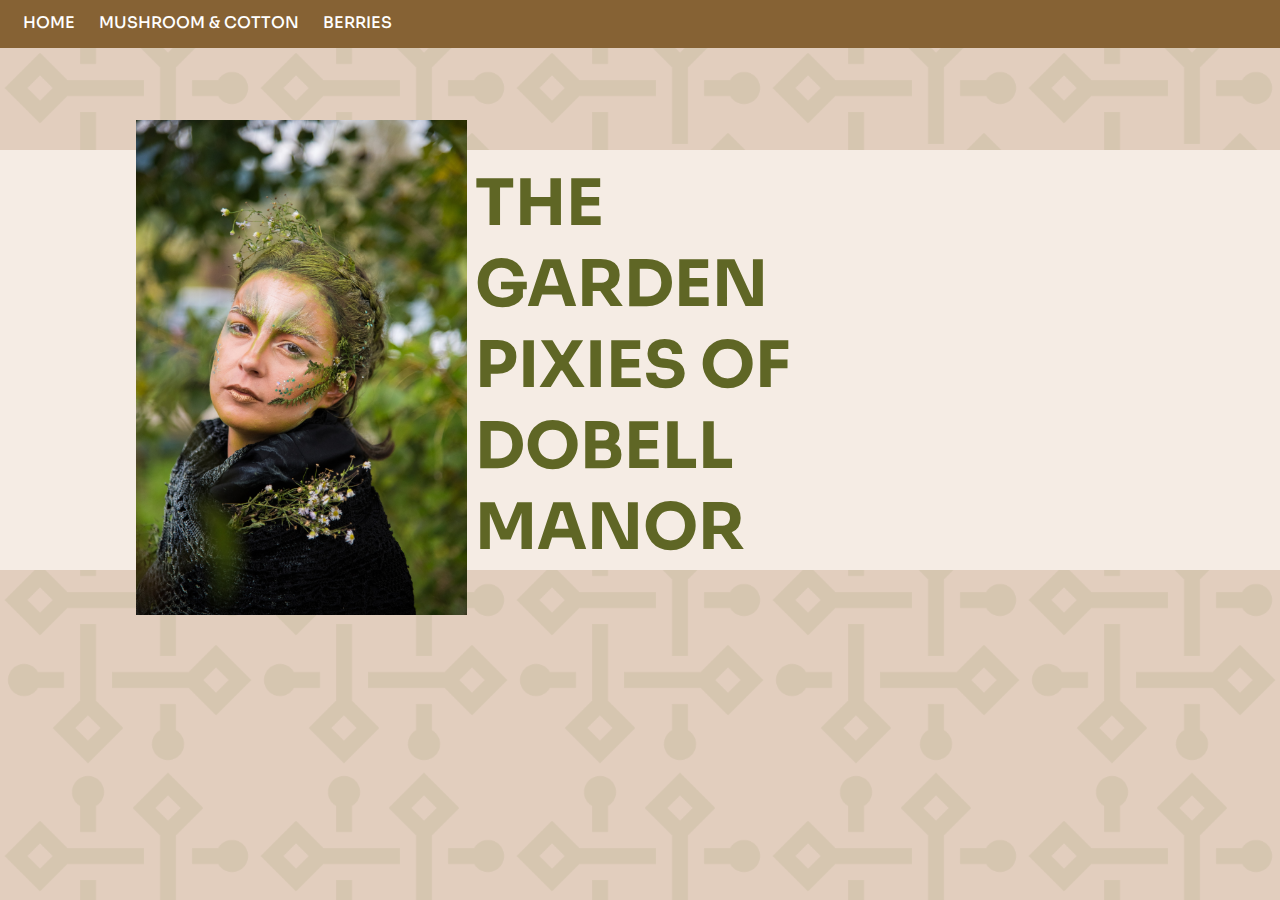
<file: index.html>
<!-- COLLECTION -->

<!DOCTYPE html>
<head>
  <title>COLLECTION</title>
  <meta name="viewport" content="width=device-width, initial-scale=1">
  <link rel="stylesheet" href="styles.css">
  <link rel="preconnect" href="https://fonts.gstatic.com" crossorigin>
  <link href="https://fonts.googleapis.com/css2?family=Sora:wght@400;800&display=swap" rel="stylesheet">

</head>


<body>

  <header>
    <nav class="nav-home">
      <a href="index.html">HOME</a>
      <a href="object-a.html">MUSHROOM & COTTON</a>
      <a href="object-b.html">BERRIES </a>
    </nav>
  </header>


  <main>

    <div id="rectangle"></div>
    
    <div>
      <img src="images/pixie.png" alt="an image of a Garden Pixie" class="pixie">
    </div>

    <div class="span1">
      <h1>The Garden Pixies of Dobell Manor</h1>
    </div>


  </main>

</body>
</file>
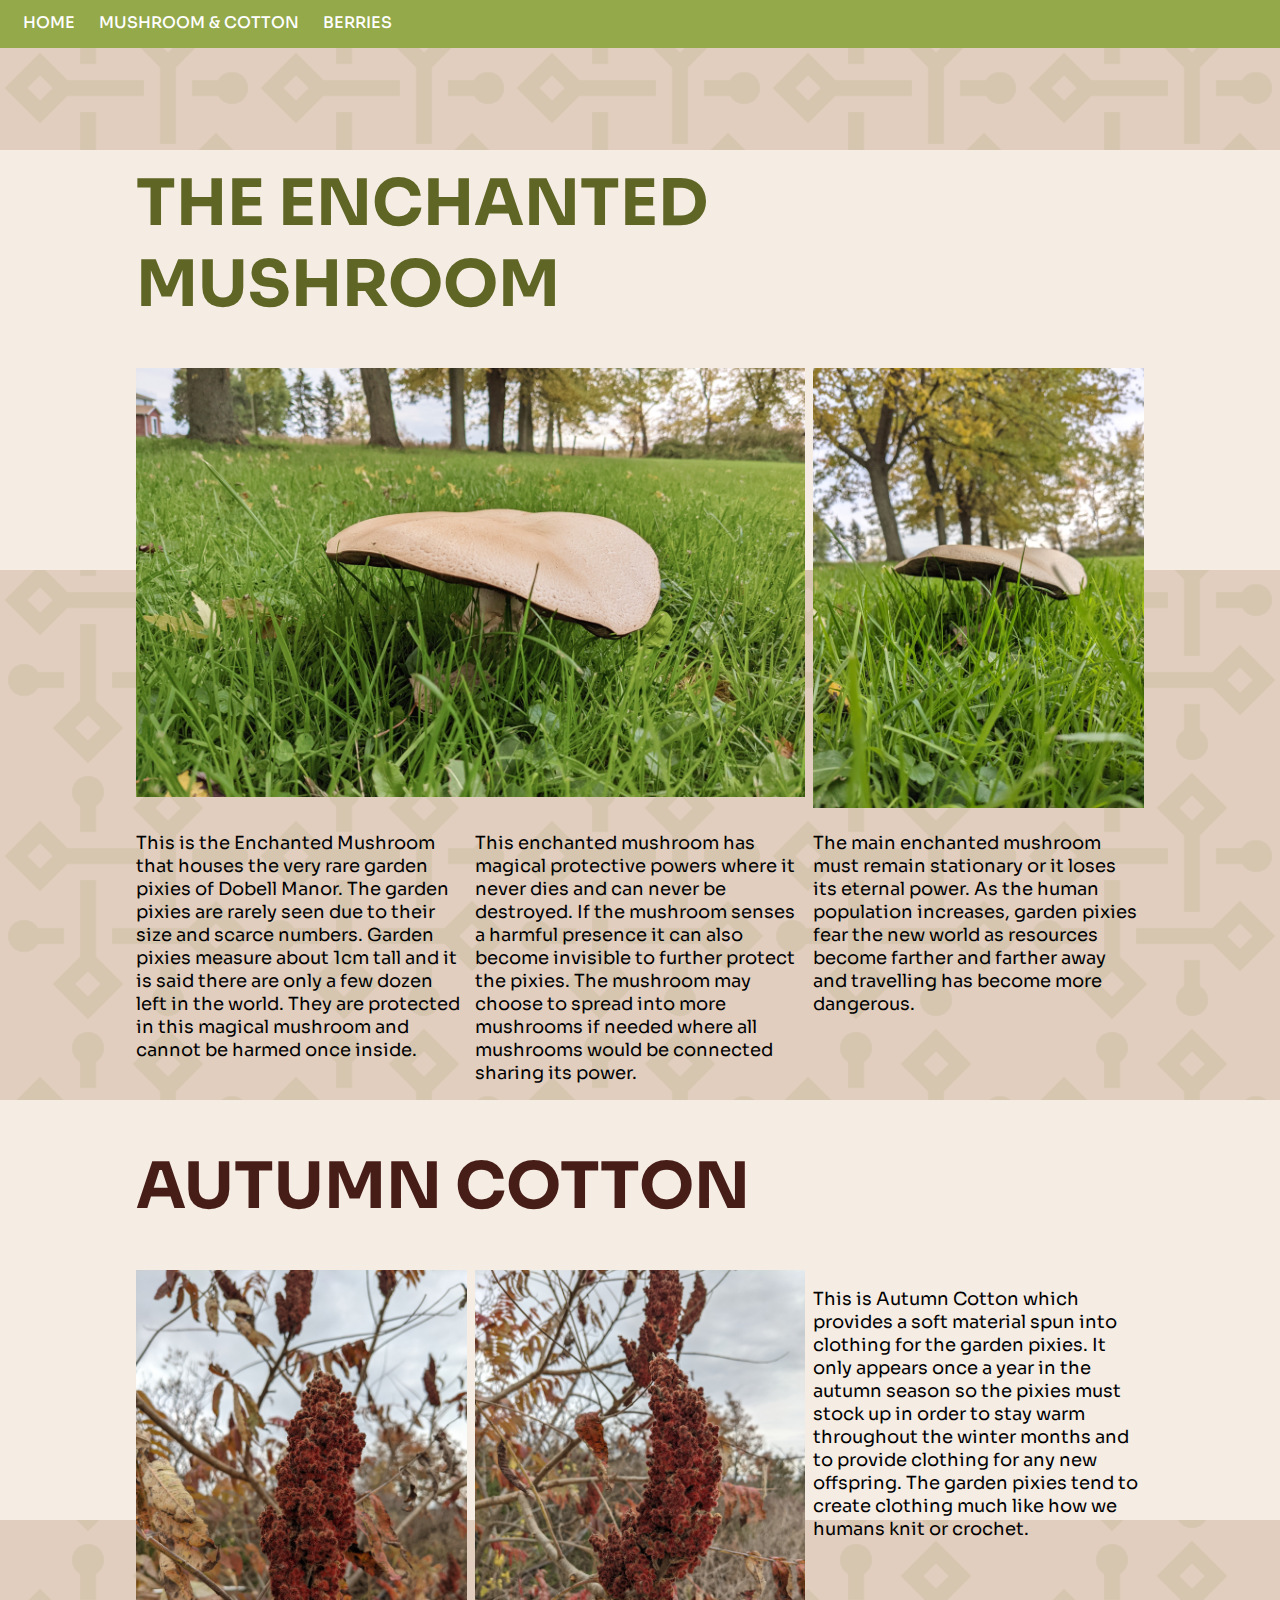
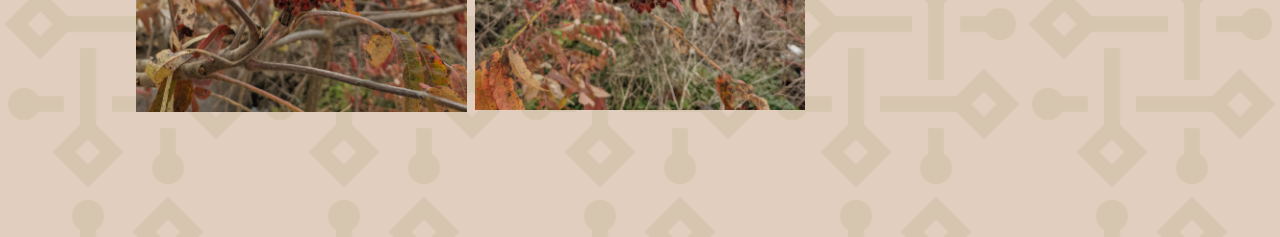
<file: object-a.html>
<!---object-a-->

<!DOCTYPE html>
<head>
  <title>COLLECTION</title>
  <meta name="viewport" content="width=device-width, initial-scale=1">
  <link rel="stylesheet" href="styles.css">
  <link rel="preconnect" href="https://fonts.googleapis.com">
  <link rel="preconnect" href="https://fonts.gstatic.com" crossorigin>
  <link href="https://fonts.googleapis.com/css2?family=Sora:wght@400;800&display=swap" rel="stylesheet">

</head>


<body class="mushroom">

  <header>
    <nav class="nav-mush">
      <a href="index.html">HOME</a>
      <a href="object-a.html">MUSHROOM & COTTON</a>
      <a href="object-b.html">BERRIES </a>
    </nav>
  </header>


  <main>

    <div id="rectangle"></div>

    <div class="span3">
      <h1>The Enchanted<br>Mushroom</h1>
    </div>

    <div class="span2">
      <img src="images/mushroom1.png" alt="an image of the enchanted mushroom" class=mush-1>
    </div>

    <div>
      <img src="images/mushroom2.png" alt="an image of the enchanted mushroom" class=mush-2>
    </div>

    <p>
        This is the Enchanted Mushroom that houses the very rare garden pixies of Dobell Manor. The garden pixies are rarely seen due to their size and scarce numbers. Garden pixies measure about 1cm tall and it is said there are only a few dozen left in the world. They are protected in this magical mushroom and cannot be harmed once inside. 
    </p>
        
    <p>
        This enchanted mushroom has magical protective powers where it never dies and can never be destroyed. If the mushroom senses a harmful presence it can also become invisible to further protect the pixies. The mushroom may choose to spread into more mushrooms if needed where all mushrooms would be connected sharing its power.
    </p>

    <p>
        The main enchanted mushroom must remain stationary or it loses its eternal power. As the human population increases, garden pixies fear the new world as resources become farther and farther away and travelling has become more dangerous.
    </p>

    <div id="rectangle-autumn"></div>

    <div class="span3">
      <h1 class="autumn">Autumn Cotton</h1>
    </div>

    <div>
      <img src="images/cotton1.png" alt="an image of Autumn Cotton">
    </div>

    <div>
      <img src="images/cotton2.png" alt="an image of Autumn Cotton">
    </div>

    <p>
        This is Autumn Cotton which provides a soft material spun into clothing for the garden pixies. It only appears once a year in the autumn season so the pixies must stock up in order to stay warm throughout the winter months and to provide clothing for any new offspring. The garden pixies tend to create clothing much like how we humans knit or crochet.
    </p>
    
  </main>

</body>
</file>
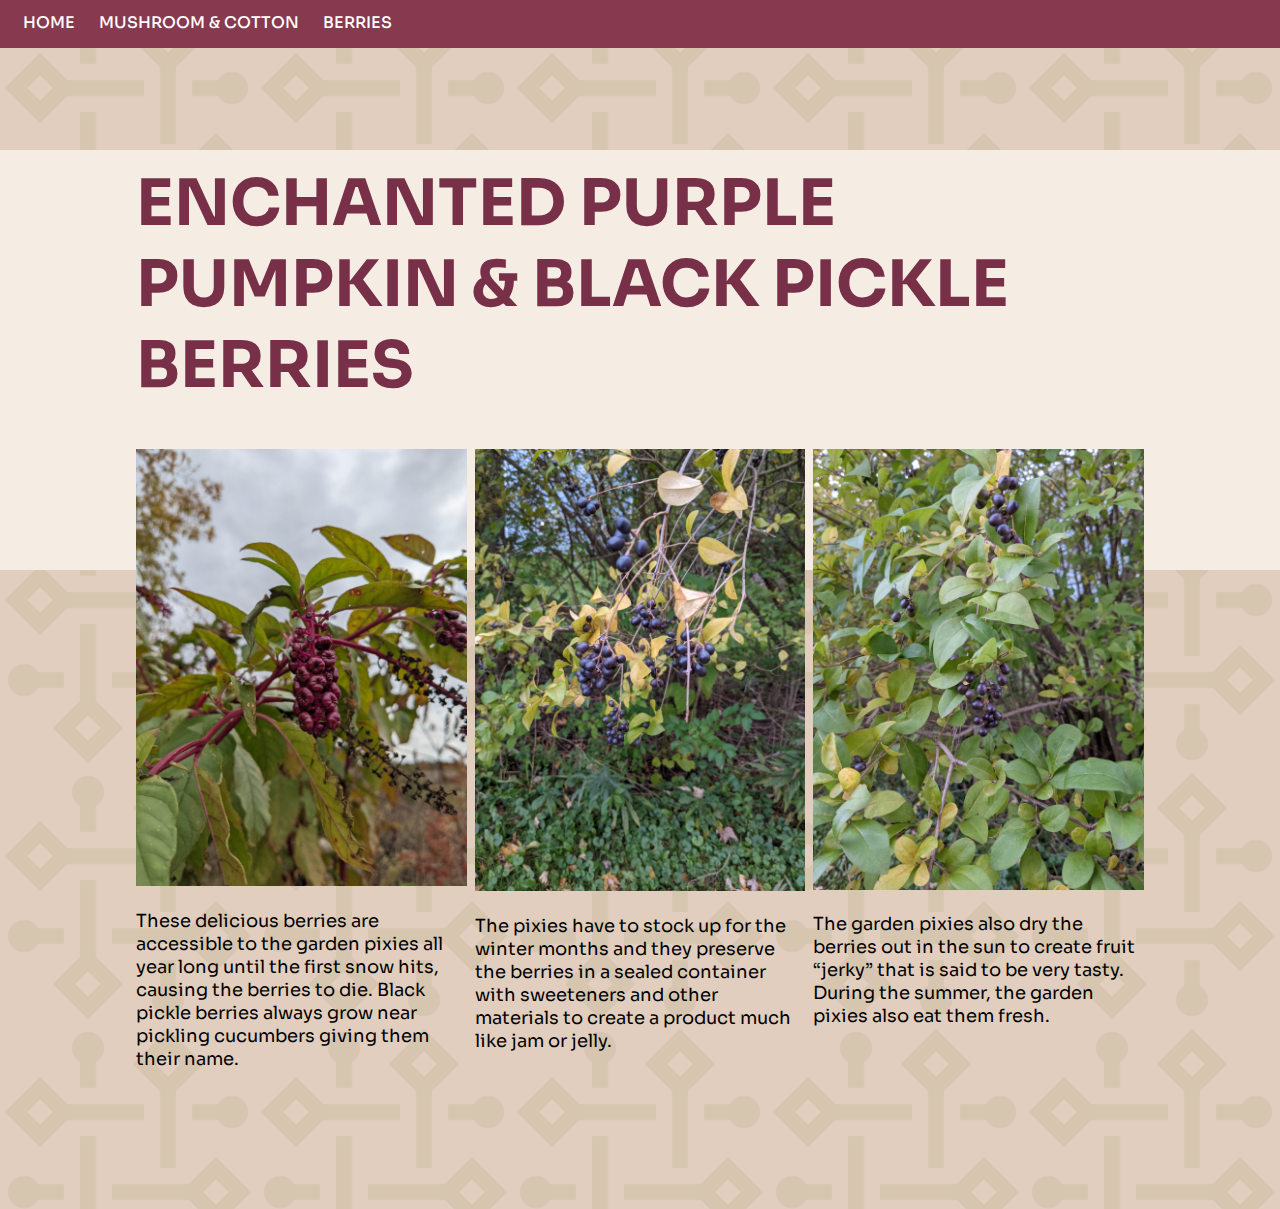
<file: object-b.html>
<!-- object-b -->

<!DOCTYPE html>
<head>
  <title>COLLECTION</title>
  <meta name="viewport" content="width=device-width, initial-scale=1">
  <link rel="stylesheet" href="styles.css">
  <link rel="preconnect" href="https://fonts.gstatic.com" crossorigin>
  <link href="https://fonts.googleapis.com/css2?family=Sora:wght@400;800&display=swap" rel="stylesheet">

</head>


<body>

  <header>
    <nav class="nav-berry">
      <a href="index.html">HOME</a>
      <a href="object-a.html">MUSHROOM & COTTON</a>
      <a href="object-b.html">BERRIES </a>
    </nav>
  </header>


  <main>

    <div id="rectangle"></div>

    <div class="span3">
      <h1 class="berry">Enchanted Purple Pumpkin & Black Pickle Berries</h1>
    </div>

    <div>
      <img src="images/berry1.png" alt="an image of Enchanted Purple Pumpkin Berries" class=eppb>
      <p>
        These delicious berries are accessible to the garden pixies all year long until the first snow hits, causing the berries to die. Black pickle berries always grow near pickling cucumbers giving them their name.
      </p>
    </div>

    <div>
      <img src="images/berry2.png" alt="an image of Black Pickle Berries" class=bpb-1>
      <p>
        The pixies have to stock up for the winter months and they preserve the berries in a sealed container with sweeteners and other materials to create a product much like jam or jelly. 
      </p>
    </div>

    <div>
      <img src="images/berry3.png" alt="an image of Black Pickle Berries" class=bpb-2>
       <p>
        The garden pixies also dry the berries out in the sun to create fruit “jerky” that is said to be very tasty. During the summer, the garden pixies also eat them fresh.
      </p>
    </div>  

    
  </main>

</body>
</file>
<file: styles.css>
/* COLLECTION */



/* COLOR VARIABLES
----------------------------------------------- */
:root {
  --dark: #000000;
  --light: #E2CEBE;
}




/* BASE STYLES
----------------------------------------------- */

#rectangle{
  width: 1500px;
  height:420px;
  left: 0px;
  top: 150px;
  background:#F5ECE4;
  position: absolute;
  z-index: -1;
}

#rectangle-autumn{
  width: 1500px;
  height:420px;
  left: 0px;
  top: 1100px;
  background:#F5ECE4;
  position: absolute;
  z-index: -1;
}


* {
  box-sizing: border-box;
}


body {
  background: var(--light); 
  color: var(--dark);
  margin: 0;
  padding: 0; 
  line-height: 1.3;
  font-size: 16px;
  font-family: 'Sora', sans-serif;
  background-image: url("images/carbon_deployment-pattern.png");
  background-size: 20%;
}


img {
  max-width: 100%;
}





/* TYPOGRAPHY
----------------------------------------------- */
a {
  text-decoration: none;
}

a:hover {
  text-decoration: underline;
}

h1 {
  font-family: Sora;
  font-style: normal;
  font-weight: bold;
  font-size: 64px;
  line-height: 81px;
  text-transform: uppercase;
  color: #5F6625;
}

h2 {
  font-family: Sora;
  font-style: normal;
  font-weight: bold;
  font-size: 64px;
  line-height: 81px;
  text-transform: uppercase;
  color: #773047;
}

p {  
  font-family: Sora;
  font-style: normal;
  font-weight: normal;
  font-size: 18px;
  line-height: 23px;
}
 



/* NAVIGATION
----------------------------------------------- */

nav {
  background-color: #866234; 
  color: white;
  position: absolute;
  font-weight: 500;
  width: 100vw;
  height: 3em;
  top: 0px;
  left: 0%;
  padding: 13px;

}

nav a {
  color:white;
  padding: 10px;
}

nav a:hover {
  background-color: rgb(40, 77, 33);
  text-transform: uppercase;
  color: white;
}

.nav-home{
  background-color: #866234; 
}




/* MAIN / GRID
----------------------------------------------- */
main {
  margin: 7em auto;
  max-width: 1024px;
  padding: 0.5em;
  display: grid;
  grid-template-columns: 1fr 1fr 1fr;
  column-gap: 0.5em;
}

.span1 {
  grid-column-end: span 1;
}

.span2 {
  grid-column-end: span 2;
}

.span3 {
  grid-column-end: span 3;
}


/* MUSHROOM
----------------------------------------------- */

.mushroom h1 {
  color: #5F6625
}

.mushroom .autumn {
  color:#471D17;;
}

.nav-mush{
  background-color: #94A94A;
}


/* BERRY
----------------------------------------------- */
.berry {
  grid-column-end: span 3;
  color:#773047;
}

.nav-berry{
  background-color: #873950;
}
</file>
